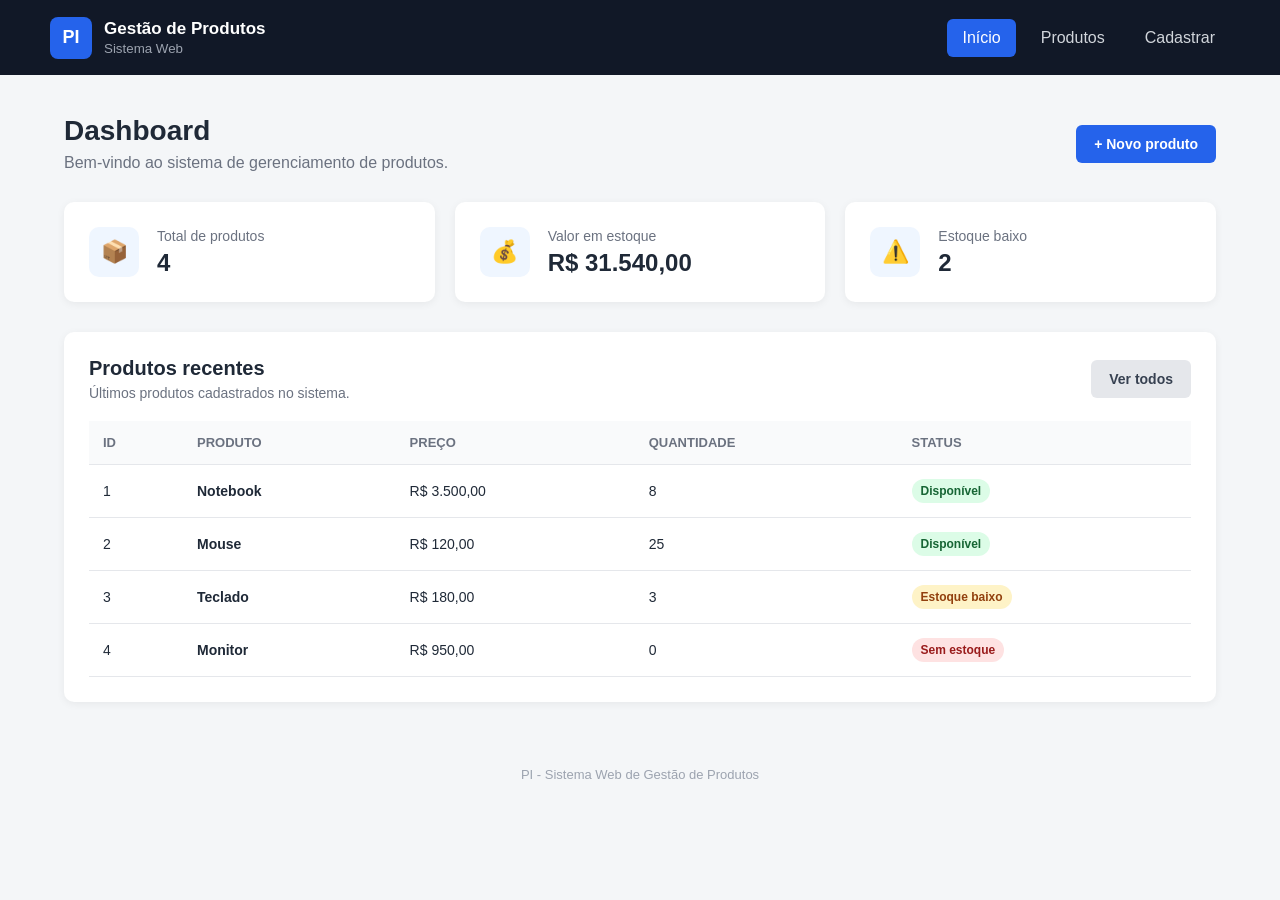
<file: src/main/resources/static/index.html>
<!DOCTYPE html>
<html lang="pt-BR">
<head>
    <meta charset="UTF-8">
    <meta name="viewport" content="width=device-width, initial-scale=1.0">
    <title>PI - Dashboard</title>

    <link rel="stylesheet" href="css/style.css">
</head>

<body>

    <header class="topbar">
        <div class="logo">
            <span>PI</span>
            <div>
                <h1>Gestão de Produtos</h1>
                <small>Sistema Web</small>
            </div>
        </div>

        <nav>
            <a href="index.html" class="active">Início</a>
            <a href="produtos.html">Produtos</a>
            <a href="cadastro-produto.html">Cadastrar</a>
        </nav>
    </header>

    <main class="container">

        <section class="welcome">
            <div>
                <h2>Dashboard</h2>
                <p>Bem-vindo ao sistema de gerenciamento de produtos.</p>
            </div>

            <a href="cadastro-produto.html" class="btn btn-primary">
                + Novo produto
            </a>
        </section>

        <section class="cards">

            <div class="card">
                <div class="card-icon">📦</div>
                <div>
                    <span>Total de produtos</span>
                    <strong id="totalProdutos">0</strong>
                </div>
            </div>

            <div class="card">
                <div class="card-icon">💰</div>
                <div>
                    <span>Valor em estoque</span>
                    <strong id="valorEstoque">R$ 0,00</strong>
                </div>
            </div>

            <div class="card">
                <div class="card-icon">⚠️</div>
                <div>
                    <span>Estoque baixo</span>
                    <strong id="estoqueBaixo">0</strong>
                </div>
            </div>

        </section>

        <section class="panel">

            <div class="panel-header">
                <div>
                    <h2>Produtos recentes</h2>
                    <p>Últimos produtos cadastrados no sistema.</p>
                </div>

                <a href="produtos.html" class="btn btn-secondary">
                    Ver todos
                </a>
            </div>

            <div class="table-container">

                <table>
                    <thead>
                        <tr>
                            <th>ID</th>
                            <th>Produto</th>
                            <th>Preço</th>
                            <th>Quantidade</th>
                            <th>Status</th>
                        </tr>
                    </thead>

                    <tbody id="tabelaDashboard">
                    </tbody>

                </table>

            </div>

        </section>

    </main>

    <footer>
        <p>PI - Sistema Web de Gestão de Produtos</p>
    </footer>

    <script src="js/script.js"></script>

</body>
</html>
</file>
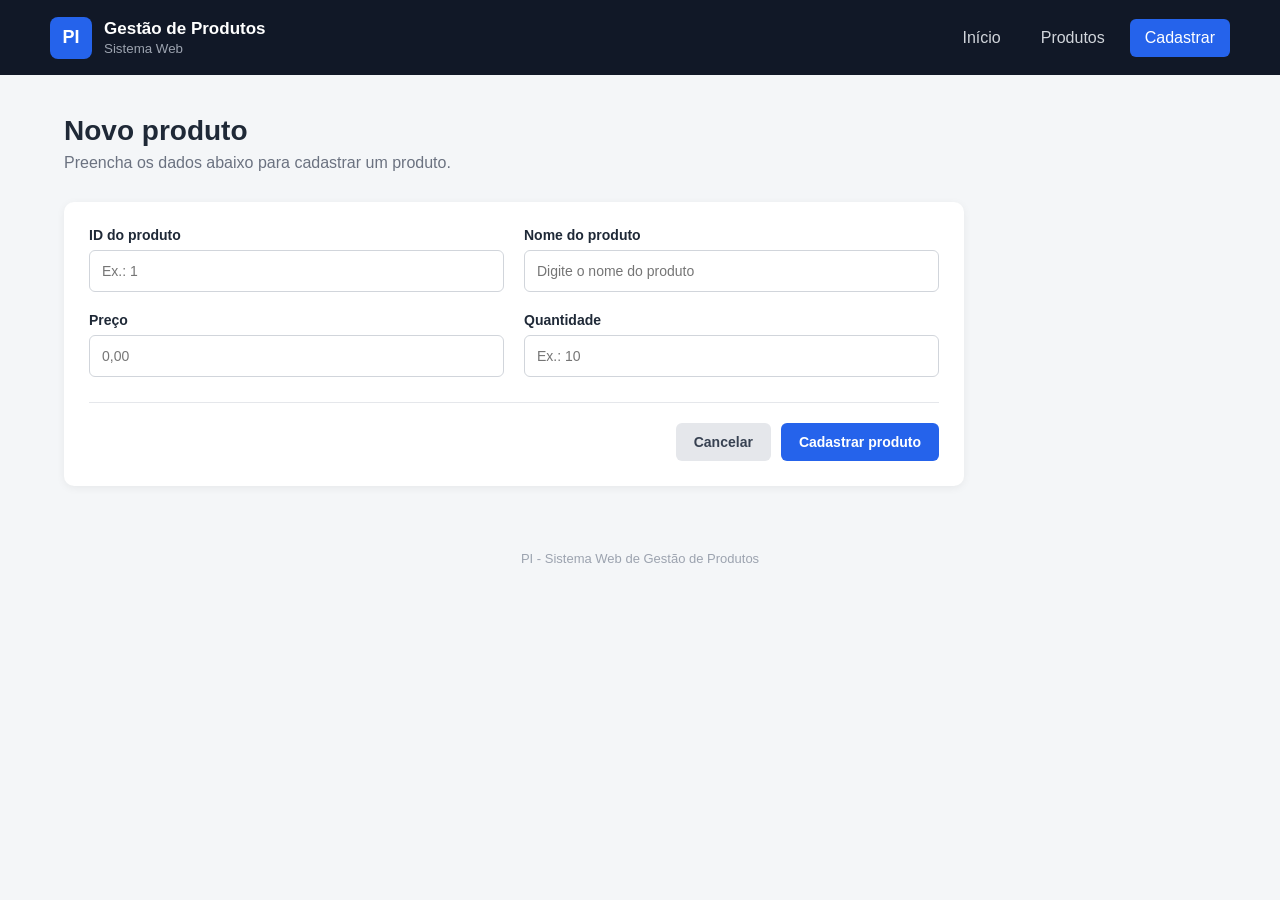
<file: src/main/resources/static/cadastro-produto.html>
<!DOCTYPE html>
<html lang="pt-BR">

<head>

    <meta charset="UTF-8">

    <meta name="viewport" content="width=device-width, initial-scale=1.0">

    <title>PI - Cadastro de Produto</title>

    <link rel="stylesheet" href="css/style.css">

</head>

<body>

    <header class="topbar">

        <div class="logo">

            <span>PI</span>

            <div>
                <h1>Gestão de Produtos</h1>
                <small>Sistema Web</small>
            </div>

        </div>

        <nav>

            <a href="index.html">Início</a>

            <a href="produtos.html">Produtos</a>

            <a href="cadastro-produto.html" class="active">
                Cadastrar
            </a>

        </nav>

    </header>


    <main class="container">

        <section class="page-header">

            <div>

                <h2>Novo produto</h2>

                <p>
                    Preencha os dados abaixo para cadastrar um produto.
                </p>

            </div>

        </section>


        <section class="panel form-panel">

            <form id="formProduto">

                <div class="form-grid">

                    <div class="form-group">

                        <label for="idProduto">
                            ID do produto
                        </label>

                        <input
                            type="number"
                            id="idProduto"
                            placeholder="Ex.: 1"
                            min="1"
                            required
                        >

                    </div>


                    <div class="form-group">

                        <label for="nomeProduto">
                            Nome do produto
                        </label>

                        <input
                            type="text"
                            id="nomeProduto"
                            placeholder="Digite o nome do produto"
                            maxlength="100"
                            required
                        >

                    </div>


                    <div class="form-group">

                        <label for="precoProduto">
                            Preço
                        </label>

                        <input
                            type="number"
                            id="precoProduto"
                            placeholder="0,00"
                            min="0.01"
                            step="0.01"
                            required
                        >

                    </div>


                    <div class="form-group">

                        <label for="quantidadeProduto">
                            Quantidade
                        </label>

                        <input
                            type="number"
                            id="quantidadeProduto"
                            placeholder="Ex.: 10"
                            min="0"
                            required
                        >

                    </div>

                </div>


                <div id="mensagem" class="mensagem"></div>


                <div class="form-actions">

                    <a href="produtos.html" class="btn btn-secondary">
                        Cancelar
                    </a>

                    <button
                        type="submit"
                        class="btn btn-primary"
                    >
                        Cadastrar produto
                    </button>

                </div>

            </form>

        </section>

    </main>


    <footer>

        <p>
            PI - Sistema Web de Gestão de Produtos
        </p>

    </footer>


    <script src="js/script.js"></script>

</body>

</html>
</file>
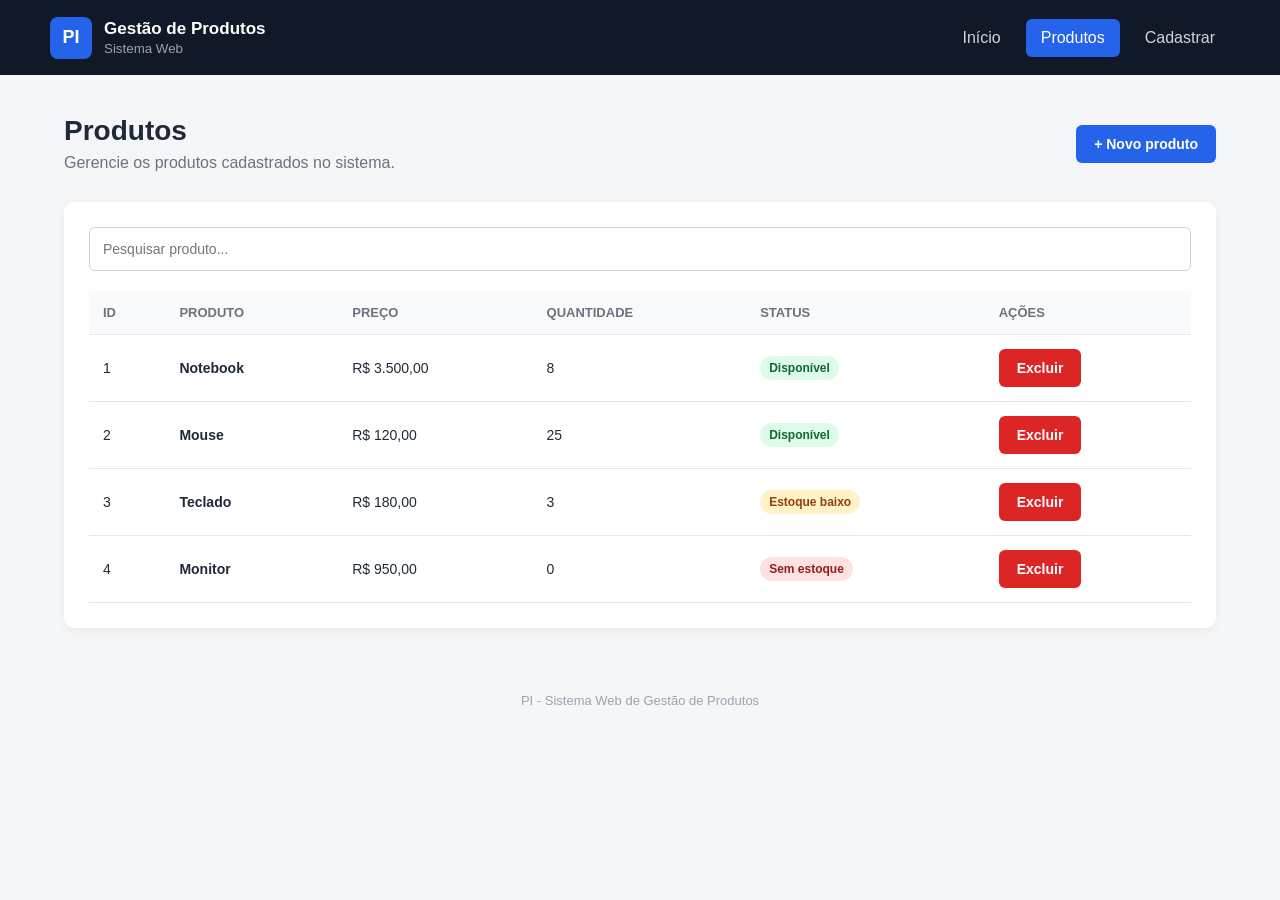
<file: src/main/resources/static/produtos.html>
<!DOCTYPE html>
<html lang="pt-BR">
<head>
    <meta charset="UTF-8">
    <meta name="viewport" content="width=device-width, initial-scale=1.0">

    <title>PI - Produtos</title>

    <link rel="stylesheet" href="css/style.css">
</head>

<body>

    <header class="topbar">

        <div class="logo">
            <span>PI</span>

            <div>
                <h1>Gestão de Produtos</h1>
                <small>Sistema Web</small>
            </div>
        </div>

        <nav>
            <a href="index.html">Início</a>
            <a href="produtos.html" class="active">Produtos</a>
            <a href="cadastro-produto.html">Cadastrar</a>
        </nav>

    </header>

    <main class="container">

        <section class="page-header">

            <div>
                <h2>Produtos</h2>
                <p>Gerencie os produtos cadastrados no sistema.</p>
            </div>

            <a href="cadastro-produto.html" class="btn btn-primary">
                + Novo produto
            </a>

        </section>

        <section class="panel">

            <div class="search-area">

                <input
                    type="text"
                    id="pesquisaProduto"
                    placeholder="Pesquisar produto..."
                >

            </div>

            <div class="table-container">

                <table>

                    <thead>
                        <tr>
                            <th>ID</th>
                            <th>Produto</th>
                            <th>Preço</th>
                            <th>Quantidade</th>
                            <th>Status</th>
                            <th>Ações</th>
                        </tr>
                    </thead>

                    <tbody id="tabelaProdutos">
                    </tbody>

                </table>

            </div>

        </section>

    </main>

    <footer>
        <p>PI - Sistema Web de Gestão de Produtos</p>
    </footer>

    <script src="js/script.js"></script>

</body>
</html>
</file>
<file: src/main/resources/static/css/style.css>
* {
    margin: 0;
    padding: 0;
    box-sizing: border-box;
}

body {
    font-family: Arial, Helvetica, sans-serif;
    background: #f4f6f8;
    color: #1f2937;
    min-height: 100vh;
}


/* =========================
   BARRA SUPERIOR
========================= */

.topbar {
    height: 75px;
    background: #111827;
    color: white;

    display: flex;
    align-items: center;
    justify-content: space-between;

    padding: 0 50px;
}

.logo {
    display: flex;
    align-items: center;
    gap: 12px;
}

.logo > span {
    width: 42px;
    height: 42px;

    display: flex;
    align-items: center;
    justify-content: center;

    background: #2563eb;
    border-radius: 8px;

    font-size: 18px;
    font-weight: bold;
}

.logo h1 {
    font-size: 17px;
}

.logo small {
    color: #9ca3af;
}


/* =========================
   MENU
========================= */

nav {
    display: flex;
    gap: 10px;
}

nav a {
    color: #d1d5db;
    text-decoration: none;

    padding: 10px 15px;
    border-radius: 6px;

    transition: 0.2s;
}

nav a:hover,
nav a.active {
    background: #2563eb;
    color: white;
}


/* =========================
   CONTAINER
========================= */

.container {
    width: 90%;
    max-width: 1200px;

    margin: 40px auto;
}


/* =========================
   CABEÇALHO
========================= */

.welcome,
.page-header {
    display: flex;
    align-items: center;
    justify-content: space-between;

    margin-bottom: 30px;
}

.welcome h2,
.page-header h2 {
    font-size: 28px;
    margin-bottom: 7px;
}

.welcome p,
.page-header p {
    color: #6b7280;
}


/* =========================
   BOTÕES
========================= */

.btn {
    display: inline-block;

    padding: 11px 18px;

    border: none;
    border-radius: 6px;

    text-decoration: none;

    cursor: pointer;

    font-size: 14px;
    font-weight: bold;

    transition: 0.2s;
}

.btn-primary {
    background: #2563eb;
    color: white;
}

.btn-primary:hover {
    background: #1d4ed8;
}

.btn-secondary {
    background: #e5e7eb;
    color: #374151;
}

.btn-secondary:hover {
    background: #d1d5db;
}

.btn-danger {
    background: #dc2626;
    color: white;
}

.btn-danger:hover {
    background: #b91c1c;
}


/* =========================
   CARDS
========================= */

.cards {
    display: grid;

    grid-template-columns:
        repeat(3, 1fr);

    gap: 20px;

    margin-bottom: 30px;
}

.card {
    background: white;

    border-radius: 10px;

    padding: 25px;

    display: flex;
    align-items: center;

    gap: 18px;

    box-shadow:
        0 2px 8px rgba(0, 0, 0, 0.06);
}

.card-icon {
    width: 50px;
    height: 50px;

    border-radius: 10px;

    background: #eff6ff;

    display: flex;
    align-items: center;
    justify-content: center;

    font-size: 22px;
}

.card span {
    display: block;

    color: #6b7280;

    font-size: 14px;

    margin-bottom: 5px;
}

.card strong {
    font-size: 24px;
}


/* =========================
   PAINEL
========================= */

.panel {
    background: white;

    border-radius: 10px;

    padding: 25px;

    box-shadow:
        0 2px 8px rgba(0, 0, 0, 0.06);
}

.panel-header {
    display: flex;

    align-items: center;

    justify-content: space-between;

    margin-bottom: 20px;
}

.panel-header h2 {
    font-size: 20px;

    margin-bottom: 5px;
}

.panel-header p {
    color: #6b7280;

    font-size: 14px;
}


/* =========================
   TABELA
========================= */

.table-container {
    overflow-x: auto;
}

table {
    width: 100%;

    border-collapse: collapse;
}

thead {
    background: #f9fafb;
}

th,
td {
    padding: 14px;

    text-align: left;

    border-bottom:
        1px solid #e5e7eb;
}

th {
    font-size: 13px;

    color: #6b7280;

    text-transform: uppercase;
}

td {
    font-size: 14px;
}

tr:hover {
    background: #f9fafb;
}


/* =========================
   STATUS
========================= */

.status {
    display: inline-block;

    padding: 5px 9px;

    border-radius: 20px;

    font-size: 12px;

    font-weight: bold;
}

.status-ok {
    background: #dcfce7;
    color: #166534;
}

.status-low {
    background: #fef3c7;
    color: #92400e;
}

.status-empty {
    background: #fee2e2;
    color: #991b1b;
}


/* =========================
   PESQUISA
========================= */

.search-area {
    margin-bottom: 20px;
}

.search-area input {
    width: 100%;

    padding: 13px;

    border:
        1px solid #d1d5db;

    border-radius: 6px;

    font-size: 14px;

    outline: none;
}

.search-area input:focus {
    border-color: #2563eb;
}


/* =========================
   FORMULÁRIO
========================= */

.form-panel {
    max-width: 900px;
}

.form-grid {
    display: grid;

    grid-template-columns:
        repeat(2, 1fr);

    gap: 20px;
}

.form-group {
    display: flex;

    flex-direction: column;

    gap: 7px;
}

.form-group label {
    font-size: 14px;

    font-weight: bold;
}

.form-group input {
    padding: 12px;

    border:
        1px solid #d1d5db;

    border-radius: 6px;

    font-size: 14px;

    outline: none;
}

.form-group input:focus {
    border-color: #2563eb;
}


/* =========================
   MENSAGEM
========================= */

.mensagem {
    margin-top: 20px;

    padding: 12px;

    border-radius: 6px;

    display: none;
}

.mensagem.sucesso {
    display: block;

    background: #dcfce7;

    color: #166534;
}

.mensagem.erro {
    display: block;

    background: #fee2e2;

    color: #991b1b;
}


/* =========================
   AÇÕES
========================= */

.form-actions {
    display: flex;

    justify-content: flex-end;

    gap: 10px;

    margin-top: 25px;

    padding-top: 20px;

    border-top:
        1px solid #e5e7eb;
}


/* =========================
   FOOTER
========================= */

footer {
    text-align: center;

    padding: 25px;

    color: #9ca3af;

    font-size: 13px;
}


/* =========================
   RESPONSIVIDADE
========================= */

@media (max-width: 800px) {

    .topbar {
        height: auto;

        padding: 20px;

        flex-direction: column;

        gap: 15px;
    }

    nav {
        flex-wrap: wrap;

        justify-content: center;
    }

    .cards {
        grid-template-columns: 1fr;
    }

    .form-grid {
        grid-template-columns: 1fr;
    }

    .welcome,
    .page-header {
        flex-direction: column;

        align-items: flex-start;

        gap: 15px;
    }

}
</file>
